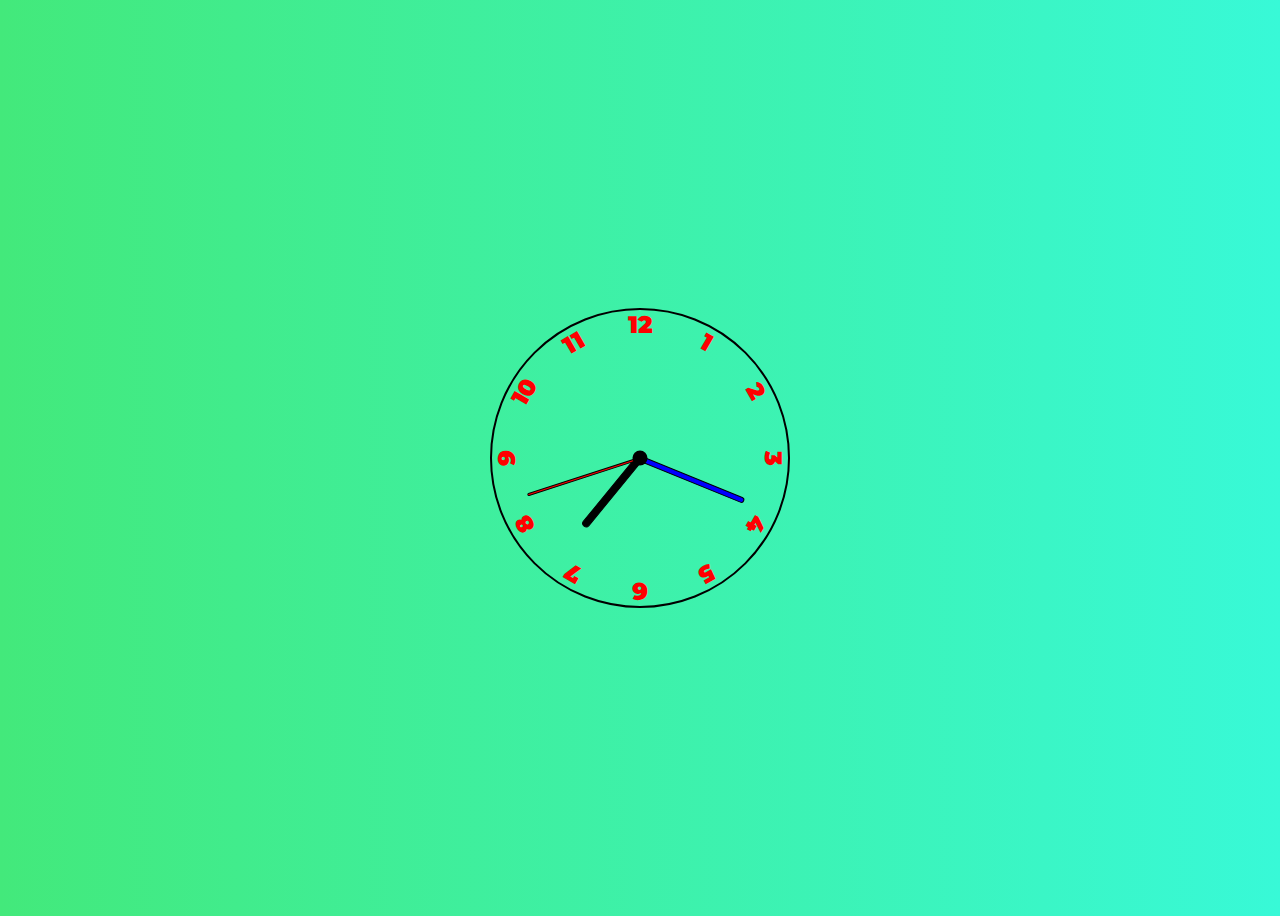
<file: Clock/index.html>
<!DOCTYPE html>
<html lang="en">
  <head>
    <meta charset="UTF-8" />
    <meta http-equiv="X-UA-Compatible" content="IE=edge" />
    <meta name="viewport" content="width=device-width, initial-scale=1.0" />
    <title>Clock</title>
    <link rel="stylesheet" href="./style.css" />
  </head>
  <body>
    <div class="clock">
      <div class="container hour" data-hour-container></div>
      <div class="container minute" data-minute-container></div>
      <div class="container second" data-second-container></div>
      <!-- div.number.number$*12{$} -->
      <div class="number number1">1</div>
      <div class="number number2">2</div>
      <div class="number number3">3</div>
      <div class="number number4">4</div>
      <div class="number number5">5</div>
      <div class="number number6">6</div>
      <div class="number number7">7</div>
      <div class="number number8">8</div>
      <div class="number number9">9</div>
      <div class="number number10">10</div>
      <div class="number number11">11</div>
      <div class="number number12">12</div>
    </div>
    <script src="./index.js"></script>
  </body>
</html>
</file>
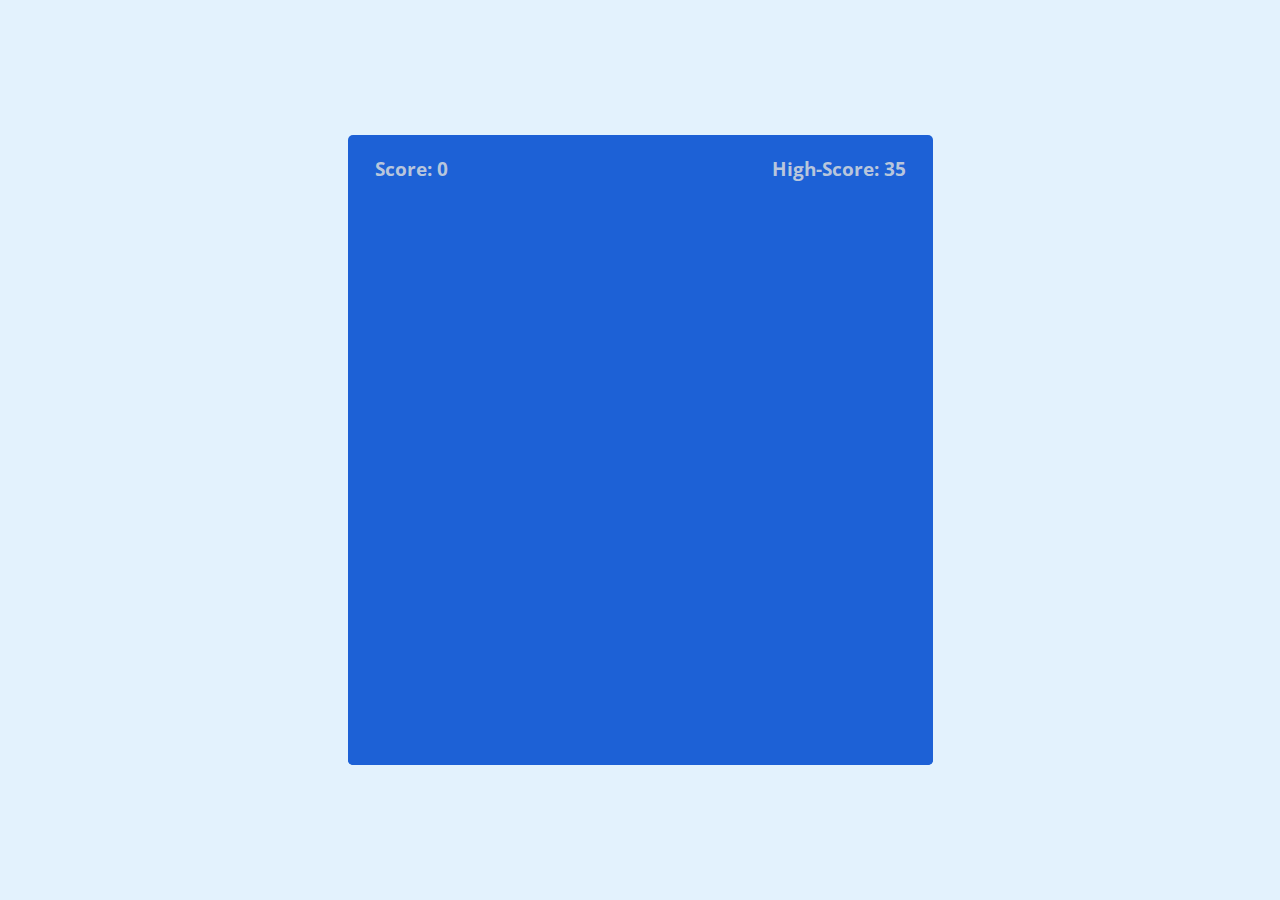
<file: Snake Game/index.html>
<!DOCTYPE html>
<html lang="en">
<head>
    <meta charset="UTF-8">
    <meta http-equiv="X-UA-Compatible" content="IE=edge">
    <meta name="viewport" content="width=device-width, initial-scale=1.0">
    <title>Snake Game</title>
    <link rel="stylesheet" href="./style.css">
    <link rel="stylesheet" href="https://cdnjs.cloudflare.com/ajax/libs/font-awesome/6.3.0/css/all.min.css">
</head>
<body>
    <div class="wrapper">
        <div class="game-details">
            <span class="score">Score: 0</span>
            <span class="high-score">High-Score: 35</span>
        </div>
        <div class="play-board"></div>
        <div class="controls">
            <i data-key="Arrow-Left" class="fa-solid fa-arrow-left-long"></i>
            <i data-key="Arrow-Up" class="fa-solid fa-arrow-up-long"></i>
            <i data-key="Arrow-Right" class="fa-solid fa-arrow-right-long"></i>
            <i data-key="Arrow-Down" class="fa-solid fa-arrow-down-long"></i>
        </div>
    </div>
    
    <script src="./index.js" defer></script>
</body>
</html>
</file>
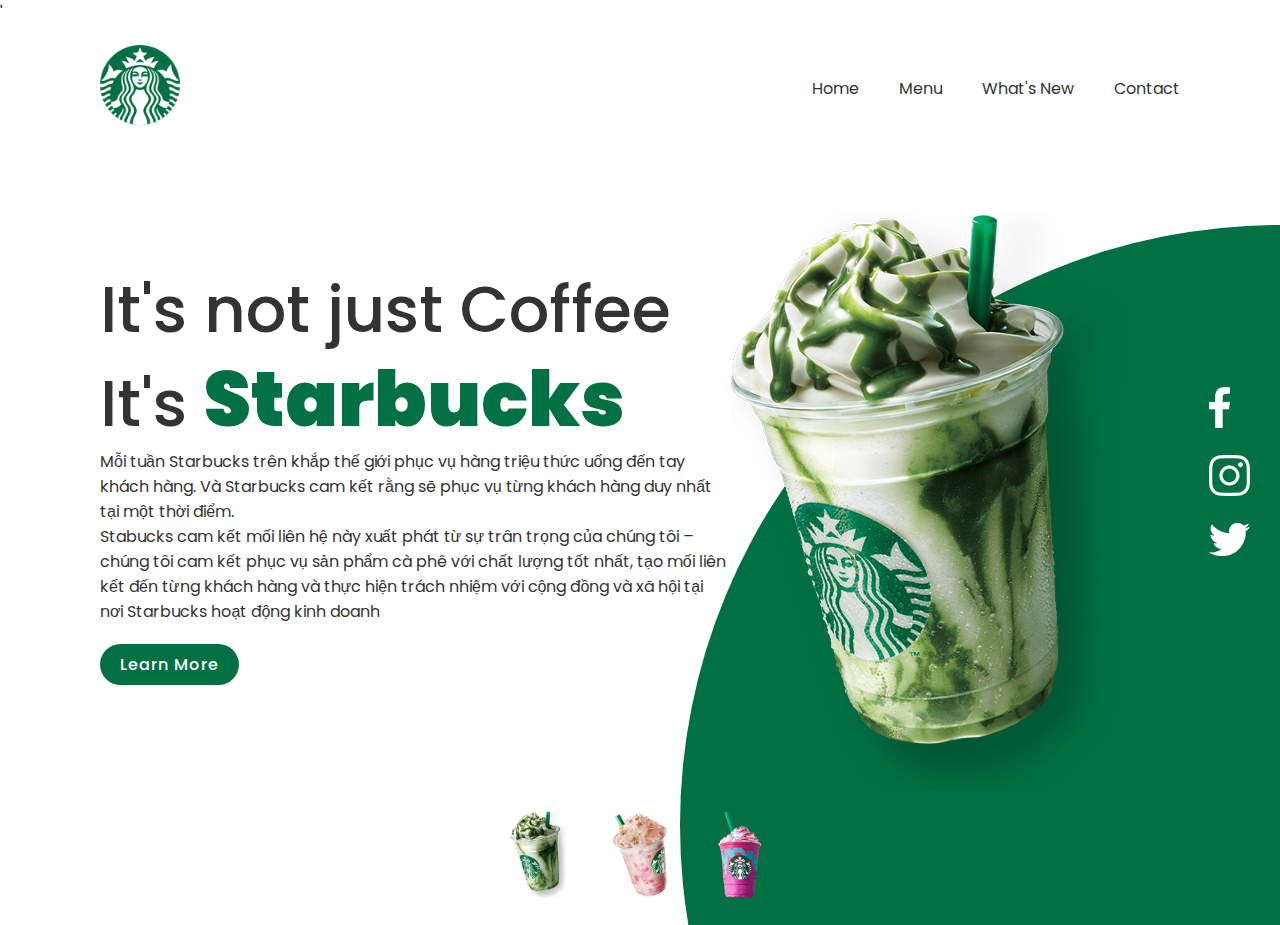
<file: Starbucks1/index.html>
<!DOCTYPE html>
<html lang="en">
<head>
    <meta charset="UTF-8">
    <meta http-equiv="X-UA-Compatible" content="IE=edge">
    <meta name="viewport" content="width=device-width, initial-scale=1.0">
    <title>Starbucks-1</title>'
    <link rel="stylesheet" href="./style.css">
</head>
<body>
    <section>
        <div class="circle"></div>
        <header>
            <a href="#">
                <img class="logo" src="./logo.png" alt="" >
            </a>
            <div class="toggle" onclick="toggleMenu()"></div>
            <ul class="navigation">
                <li>
                    <a href="#">Home</a>
                </li>
                <li>
                    <a href="#">Menu</a>
                </li>
                <li>
                    <a href="#">What's New</a>
                </li>
                <li>
                    <a href="#">Contact</a>
                </li>
            </ul>
        </header>
        <div class="content">
            <div class="text-box">
                <h2>It's not just Coffee <br> It's <span>Starbucks</span></h2>
                <p>Mỗi tuần Starbucks trên khắp thế giới phục vụ hàng triệu thức uống đến tay khách hàng. Và Starbucks cam kết rằng sẽ phục vụ từng khách hàng duy nhất tại một thời điểm. <br> Stabucks cam kết mối liên hệ này xuất phát từ sự trân trọng của chúng tôi – chúng tôi cam kết phục vụ sản phẩm cà phê với chất lượng tốt nhất, tạo mối liên kết đến từng khách hàng và thực hiện trách nhiệm với cộng đồng và xã hội tại nơi Starbucks hoạt động kinh doanh</p>
                <a href="#">Learn More</a> 
            </div>
            <div class="img-box">
                <img src="./img1.png" alt="" class="starbucks">
            </div>
        </div>
        <ul class="thumb">
            <li>
                <img src="./img1.png" onclick="imgSlicer('img1.png'); changeCircleColor('#017143')">
            </li>
            <li>
                <img src="./img2.png" onclick="imgSlicer('img2.png'); changeCircleColor('#eb7495')">
            </li>
            <li>
                <img src="./img3.png" onclick="imgSlicer('img3.png'); changeCircleColor('#d752b1')">
            </li>
            <!-- Lưu ý: onclick: hình ảnh phải để ở ngoài, không để trong folder -->
        </ul>
        <ul class="social">
            <li>
                <a href="#">
                    <img src="./facebook.png" alt="">
                </a>
            </li>
            <li>
                <a href="#">
                    <img src="./instagram.png" alt="">
                </a>
            </li>
            <li>
                <a href="#">
                    <img src="./twitter.png" alt="">
                </a>
            </li>
        </ul>
    </section>
    <script src="./index.js"></script>
</body>
</html>
</file>
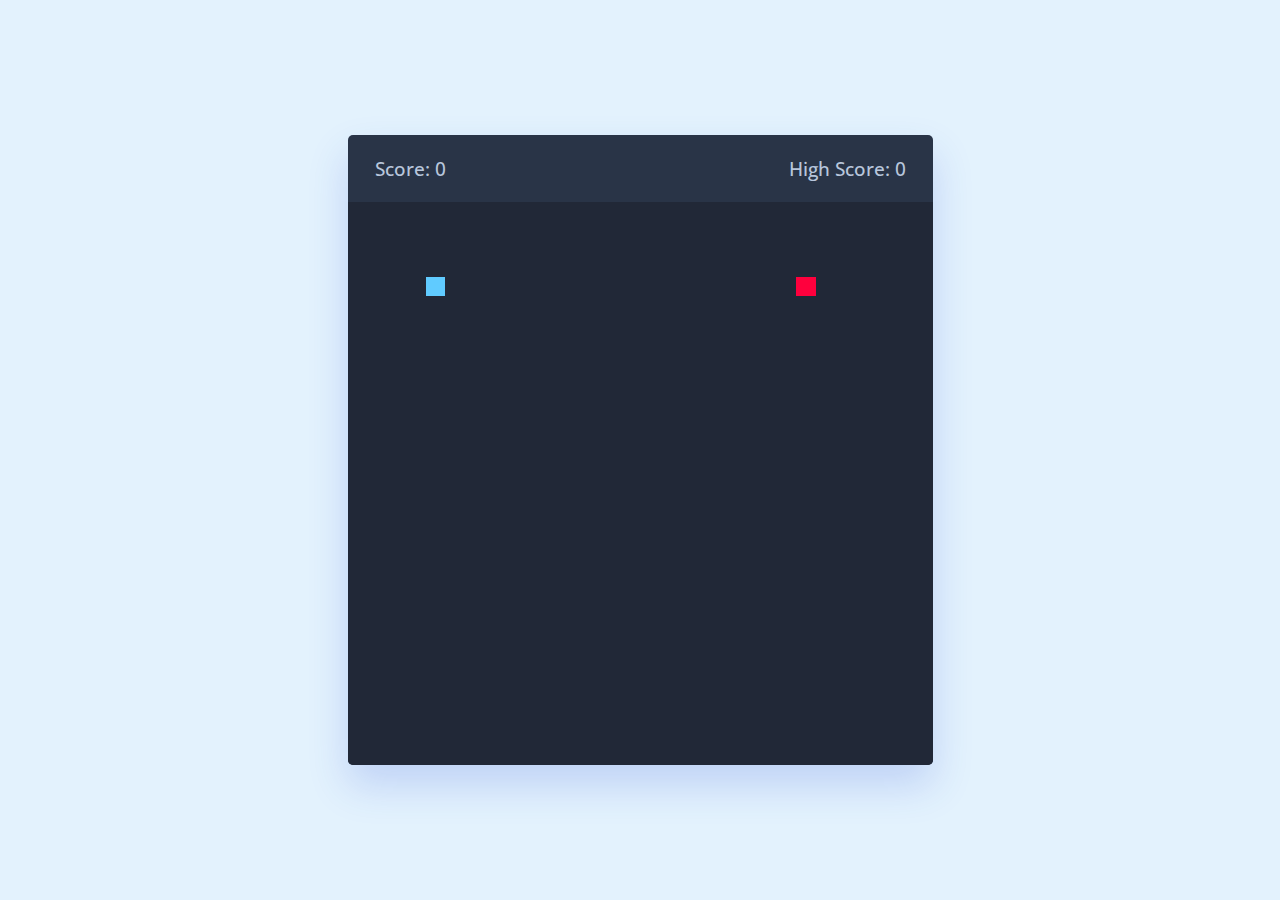
<file: Snake Game/Snake Game in JavaScript/index.html>
<!DOCTYPE html>
<!-- Coding By CodingNepal - youtube.com/codingnepal -->
<html lang="en" dir="ltr">
  <head>
    <meta charset="utf-8">
    <title>Snake Game JavaScript | CodingNepal</title>
    <link rel="stylesheet" href="style.css">
    <meta name="viewport" content="width=device-width, initial-scale=1.0">
    <link rel="stylesheet" href="https://cdnjs.cloudflare.com/ajax/libs/font-awesome/6.3.0/css/all.min.css">
    <script src="script.js" defer></script>
  </head>
  <body>
    <div class="wrapper">
      <div class="game-details">
        <span class="score">Score: 0</span>
        <span class="high-score">High Score: 0</span>
      </div>
      <div class="play-board"></div>
      <div class="controls">
        <i data-key="ArrowLeft" class="fa-solid fa-arrow-left-long"></i>
        <i data-key="ArrowUp" class="fa-solid fa-arrow-up-long"></i>
        <i data-key="ArrowRight" class="fa-solid fa-arrow-right-long"></i>
        <i data-key="ArrowDown" class="fa-solid fa-arrow-down-long"></i>
      </div>
    </div>

  </body>
</html>
</file>
<file: Clock/style.css>
@import url('https://fonts.googleapis.com/css2?family=Montserrat:wght@100&display=swap');
*, *::after, *::before{
    box-sizing: border-box;
    font-family: 'Montserrat', sans-serif;
    font-weight: bolder;
}
:root{
    --rotation: 0;
}
body{
    background-image: linear-gradient(to right, #43e97b 0%, #38f9d7 100%);
    display: flex;
    justify-content: center;
    align-items: center;
    min-height: 100vh;
    overflow: hidden;
}
.clock{
    width: 300px;
    height: 300px;
    /* background-color: rgba(255, 255,255, .8); */
    border-radius: 50%;
    border: 2px solid black;
    position: relative;   
}
.clock .number{
    position: absolute;
    width: 100%;
    height: 100%;
    text-align: center;
    color: red;
    font-size: 1.5rem;
}

.clock .number1{transform: rotate(30deg);}
.clock .number2{transform: rotate(60deg);}
.clock .number3{transform: rotate(90deg);}
.clock .number4{transform: rotate(120deg);}
.clock .number5{transform: rotate(150deg);}
.clock .number6{transform: rotate(180deg);}
.clock .number7{transform: rotate(210deg);}
.clock .number8{transform: rotate(240deg);}
.clock .number9{transform: rotate(270deg);}
.clock .number10{transform: rotate(300deg);}
.clock .number11{transform: rotate(330deg);}

.clock .container{
    position: absolute;
    bottom: 50%;
    left: 50%;
    border: 1px solid black;
    border-top-left-radius: 10px;
    border-top-right-radius: 10px;
    transform-origin: bottom;
    z-index: 10;
    transform: translateX(-50%) rotate(calc(var(--rotation)* 1deg));
}
.clock::after{
    content:"";
    position: absolute;
    background-color: black;
    z-index: 11;
    width: 15px;
    height: 15px;
    top: 50%;
    left: 50%;
    transform: translate(-50%, -50%);
    border-radius: 50%;
}

.second{
    width: 3px;
    height: 40%;
    background-color: red;
}

.minute{
    width: 6px;
    height: 38%;
    background-color: blue;
}
.hour{
    width: 8px;
    height: 30%;
    background-color: black;
}
</file>
<file: Snake Game/style.css>
@import url('https://fonts.googleapis.com/css2?family=Open+Sans&display=swap');
*{
    margin: 0;
    padding: 0;
    box-sizing: border-box;
    font-family: 'Open Sans', sans-serif;
}
body{
    display: flex;
    align-items: center;
    justify-content: center;
    min-height: 100vh;
    background: #E3F2FD;
}
.wrapper{
    width: 65vmin;
    height: 70vmin;
    display: flex;
    overflow: hidden;
    flex-direction: column;
    border-radius: 5px;
    background: #1d61d6;
}
.game-details{
    color:#B8C6DC;
    font-size: 1.2rem;
    font-weight: 700;
    padding: 20px 27px;
    display: flex;
    justify-content: space-between;
}
.play-board{
    width: 100%;
    height: 100%;
    display: grid;
    grid-template: repeat(30, 1fr)/ repeat(30, 1fr);
    background-color: #1d61d6;
}
.play-board .food{
    background: red;
}
.play-board .head{
    background: blue;
}
.controls{
    display: none;
    justify-content: space-between;
}
.controls i{
    padding: 25px 0;
    color: #B8C6DC;
    width: calc(100%/4);
    text-align: center;
    cursor: pointer;
    font-size: 1.3rem;
    border-right: 1px solid black ;
}
@media screen and (max-width: 800px) {
    .wrapper{
        width: 90vmin;
        height: 115vmin;
    }
    .game-details{
        font-size: 1rem;
        padding: 15px 27px;
    }
    .controls{
        display: flex;
    }
    .controls i{
        padding: 15px 0;
        font-size: 1rem;
    }
}
</file>
<file: Starbucks1/style.css>
@import url('https://fonts.googleapis.com/css2?family=Poppins:wght@300&display=swap');

*{
    margin: 0;
    padding: 0;
    box-sizing: border-box;
    font-family: 'Poppins', sans-serif;
}
section{
    position: relative;
    width: 100%;
    min-height: 100vh;
    padding: 100px;
    display: flex;
    justify-content: space-between;
    align-items: center;
    background: #fff;
}
.circle{
    position: absolute;
    top: 0;
    left: 0;
    width: 100%;
    height: 100%;
    background: #017143;
    clip-path: circle(600px at right 800px);
}
header{
    position: absolute;
    top: 0;
    left: 0;
    width: 100%;
    padding: 20px 100px;
    display: flex;
    justify-content: space-between;
    align-items: center;
}
header .logo{
    position: relative;
    max-width: 80px;
}
header ul{
    display: flex;
    position: relative;
}
header ul li{
    justify-content: space-between;
    list-style-type: none; 
}
header ul li a{
    display: inline-block;
    color: #333;
    font-weight: 400;
    margin-left: 40px;
    text-decoration: none;
}

.content{
    position: relative;
    width: 100%;
    display: flex;
    justify-content: space-between;
    align-items: center;
}
.content .text-box h2{
    color: #333;
    font-size: 4em;
    line-height: 1.4em;
    font-weight: 500;
}
.content .text-box h2 span{
    color:#017143;
    font-size: 1.2em;
    font-weight: 900;
}
.content .text-box p{
    color: #333;
}
.content .text-box a{
    display: inline-block;
    margin-top: 20px;
    padding: 8px 20px;
    background:#017143;
    color: #fff;
    border-radius: 40px;
    font-weight: 500;
    letter-spacing: 1px;
    text-decoration: none;
}
.content .img-box{
    width: 600px;
    display: flex;
    justify-content: flex-end;
    padding-right: 50px;
    margin-top: 50px; 
}
.content .img-box img{
    max-width: 400px;
}
.thumb{
    position: absolute;
    left: 50%;
    bottom: 20px;
    transform: translateX(-50%);
    display: flex;
}
.thumb li{
    list-style: none;
    display: inline-block;
    margin: 0 20px;
    cursor: pointer;
    transition: 0.5s;
}
.thumb li :hover{
    transform: translateY(-20px)
}
.thumb li img{
    max-width: 60px;
}
.social{
    position: absolute;
    top:50%;
    right: 30px;
    transform: translateY(-50%);
    display: flex;
    justify-content: center;
    flex-direction: column;
}
.social li{
    list-style: none;
}
.social li a{
    display: inline-block;
    margin: 10px 0;
    transform: scale(1);
    filter: invert(1);
}
@media (max-width: 991px){
    header{
        padding: 20px;
    }
    header .logo{
        max-width: 60px;
    }
    header ul{
        display: none;
    }
    header ul li a{
        font-size: 1.5em;
        margin: 5px 0;
    }
    .toggle{
        position: relative;
        width: 30px;
        height: 30px;
        cursor: pointer;
        background: url(menu.png);
        background-size: 30px;
        background-position: center;
        background-repeat: no-repeat;
        filter:invert(2);
        z-index: 11;
    }
    .toogle .active{
        position: fixed;
        right: 20px;
        background: url(close.png);
        background-size: 30px;
        background-position: center;
        background-repeat: no-repeat;
    }
    header ul .navigation .active{
        position: fixed;
        top:0;
        left: 0;
        width: 100%;
        height: 100%;
        display: flex;
        justify-content: center;
        align-content: center;
        flex-direction: column;
        background: #fff;
        z-index: 10;
    }
    section{
        padding: 20px 20px 120px;
    }
    .content{
        flex-direction: column;
        margin-top: 100px;
    }
    .content .text-box h2{
        font-size: 2.5em;
        margin-bottom: 15px;
    }
    .content .text-box {
        max-width: 100%;
    }
    .circle{
        clip-path: circle(600px at center bottom);
    }
    .content .img-box{
        max-width: 100%;
        justify-content: center;
    }
    .content .img-box img{
        max-width: 250px;
    }
    .thumb li img{
        max-width: 40px;
    }
    .social{
        background: #017143;
        right: 0;
        width: 50px;
        border-top-left-radius: 5px;
        border-bottom-left-radius: 5px;
    }
    .social li{
        padding: 10px;
    }
}
</file>
<file: Snake Game/Snake Game in JavaScript/style.css>
/* Import Google font */
@import url('https://fonts.googleapis.com/css2?family=Open+Sans:wght@400;500;600;700&display=swap');
* {
  margin: 0;
  padding: 0;
  box-sizing: border-box;
  font-family: 'Open Sans', sans-serif;
}
body {
  display: flex;
  align-items: center;
  justify-content: center;
  min-height: 100vh;
  background: #E3F2FD;
}
.wrapper {
  width: 65vmin;
  height: 70vmin;
  display: flex;
  overflow: hidden;
  flex-direction: column;
  justify-content: center;
  border-radius: 5px;
  background: #293447;
  box-shadow: 0 20px 40px rgba(52, 87, 220, 0.2);
}
.game-details {
  color: #B8C6DC;
  font-weight: 500;
  font-size: 1.2rem;
  padding: 20px 27px;
  display: flex;
  justify-content: space-between;
}
.play-board {
  height: 100%;
  width: 100%;
  display: grid;
  background: #212837;
  grid-template: repeat(30, 1fr) / repeat(30, 1fr);
}
.play-board .food {
  background: #FF003D;
}
.play-board .head {
  background: #60CBFF;
}

.controls {
  display: none;
  justify-content: space-between;
}
.controls i {
  padding: 25px 0;
  text-align: center;
  font-size: 1.3rem;
  color: #B8C6DC;
  width: calc(100% / 4);
  cursor: pointer;
  border-right: 1px solid #171B26;
}

@media screen and (max-width: 800px) {
  .wrapper {
    width: 90vmin;
    height: 115vmin;
  }
  .game-details {
    font-size: 1rem;
    padding: 15px 27px;
  }
  .controls {
    display: flex;
  }
  .controls i {
    padding: 15px 0;
    font-size: 1rem;
  }
}
</file>
